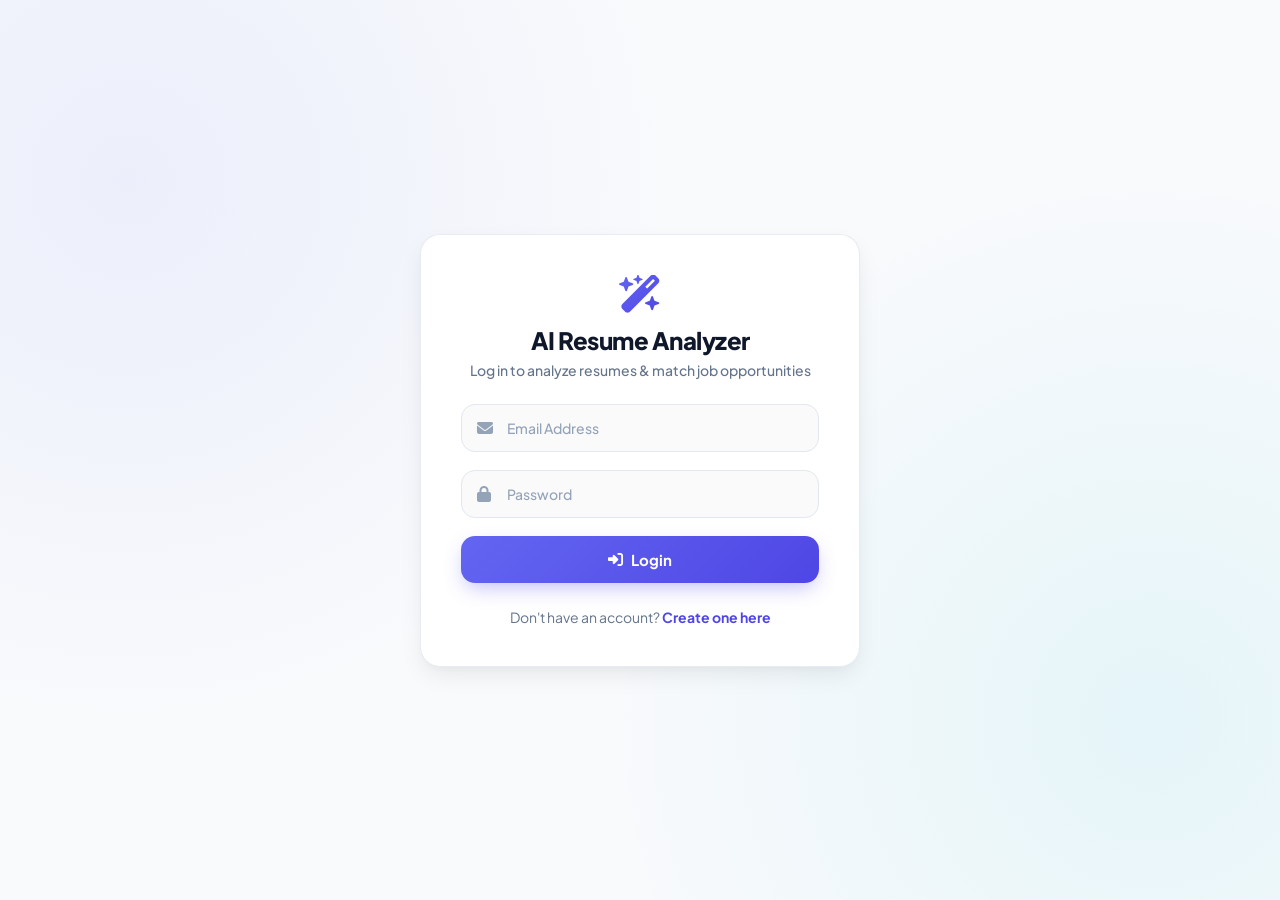
<file: frontend/index.html>
<!DOCTYPE html>
<html lang="en">

<head>
    <meta charset="UTF-8">
    <meta name="viewport" content="width=device-width, initial-scale=1.0">
    <title>AI Resume Analyzer - Login</title>
    <!-- Font Awesome Icons -->
    <link rel="stylesheet" href="https://cdnjs.cloudflare.com/ajax/libs/font-awesome/6.4.0/css/all.min.css">
    <link rel="stylesheet" href="css/style.css">
</head>

<body class="auth-body">

    <div class="container">
        <div class="card">
            <div class="card-brand">
                <i class="fa-solid fa-wand-magic-sparkles"></i>
                <h1>AI Resume Analyzer</h1>
                <p class="subtitle">Log in to analyze resumes & match job opportunities</p>
            </div>

            <form id="loginForm">
                <div class="input-group">
                    <i class="fa-solid fa-envelope"></i>
                    <input type="email" id="email" placeholder="Email Address" required>
                </div>

                <div class="input-group">
                    <i class="fa-solid fa-lock"></i>
                    <input type="password" id="password" placeholder="Password" required>
                </div>

                <button type="submit">
                    <i class="fa-solid fa-right-to-bracket"></i> Login
                </button>
            </form>

            <p id="message"></p>

            <div class="bottom-text">
                Don't have an account? <a href="register.html">Create one here</a>
            </div>
        </div>
    </div>

    <script src="js/auth.js"></script>

</body>

</html>
</file>
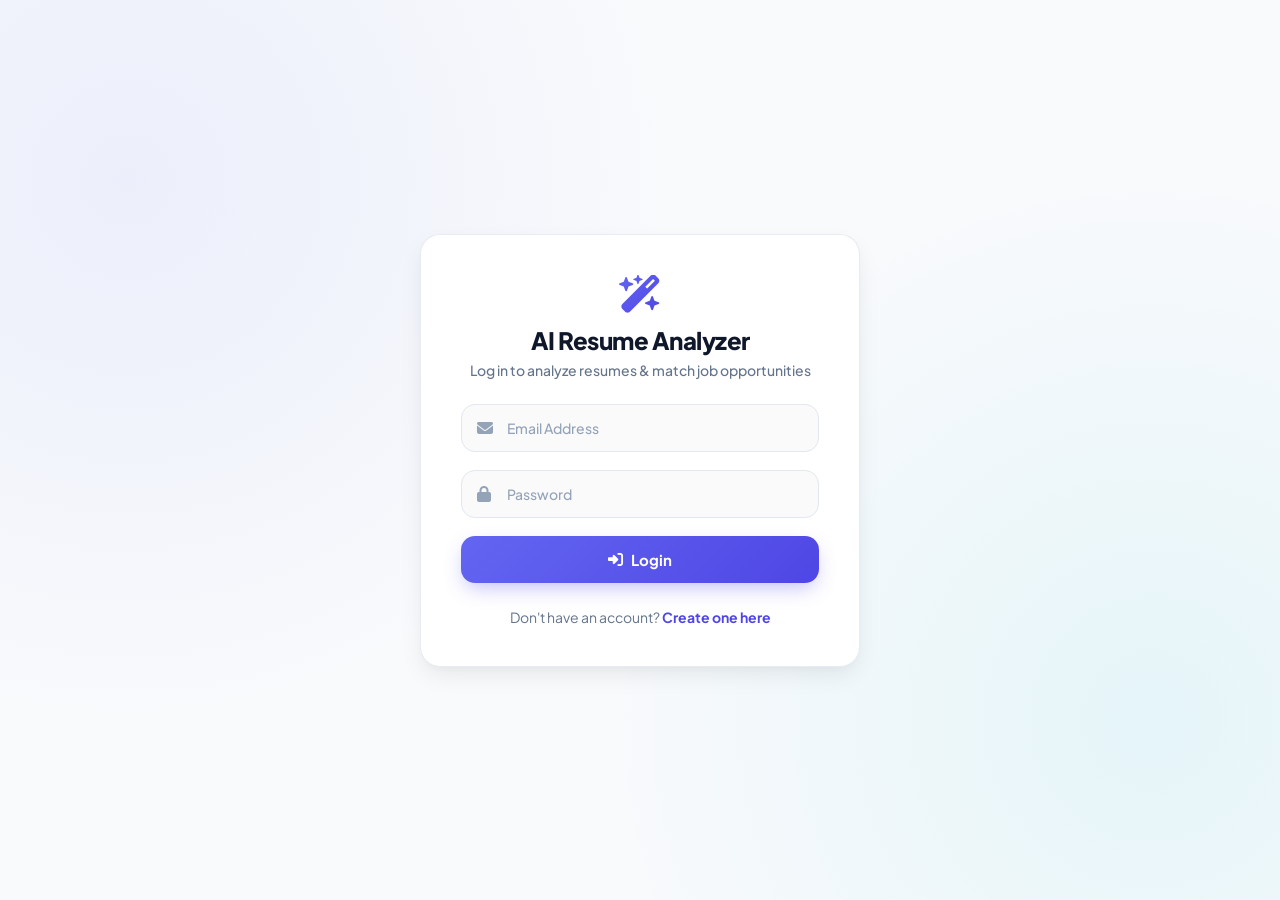
<file: frontend/jobs.html>
<!DOCTYPE html>
<html lang="en">

<head>
    <meta charset="UTF-8">
    <meta name="viewport" content="width=device-width, initial-scale=1.0">
    <title>Jobs - AI Resume Analyzer</title>
    <!-- Font Awesome Icons -->
    <link rel="stylesheet" href="https://cdnjs.cloudflare.com/ajax/libs/font-awesome/6.4.0/css/all.min.css">
    <link rel="stylesheet" href="css/style.css">
</head>

<body>

    <div class="dashboard">

        <div class="sidebar">
            <div class="sidebar-header">
                <i class="fa-solid fa-wand-magic-sparkles"></i>
                <h2>AI Resume Analyzer</h2>
            </div>

            <ul class="sidebar-nav">
                <li>
                    <a href="dashboard.html">
                        <i class="fa-solid fa-chart-pie"></i> Dashboard
                    </a>
                </li>
                <li>
                    <a href="upload.html">
                        <i class="fa-solid fa-file-arrow-up"></i> Upload Resume
                    </a>
                </li>
                <li>
                    <a href="analysis.html">
                        <i class="fa-solid fa-brain"></i> Resume Analysis
                    </a>
                </li>
                <li class="active">
                    <a href="jobs.html" class="active">
                        <i class="fa-solid fa-briefcase"></i> Jobs
                    </a>
                </li>
                <li>
                    <a href="matching.html">
                        <i class="fa-solid fa-bullseye"></i> Job Matching
                    </a>
                </li>
            </ul>

            <div class="sidebar-footer">
                <button id="logoutBtn">
                    <i class="fa-solid fa-right-from-bracket"></i> Logout
                </button>
            </div>
        </div>

        <div class="content">
            <div class="content-header">
                <h1>Browse Jobs <i class="fa-solid fa-briefcase" style="color: #db2777;"></i></h1>
                <p>Explore job positions or publish new opportunities</p>
            </div>

            <div class="card-box" style="margin-bottom: 30px;">
                <h3 style="margin-bottom: 18px; font-size: 18px; color: var(--text-dark); display: flex; align-items: center; gap: 8px;">
                    <i class="fa-solid fa-circle-plus" style="color: var(--primary);"></i> Post New Job Opening
                </h3>
                <form id="createJobForm">
                    <div class="form-grid">
                        <div class="input-group">
                            <i class="fa-solid fa-user-doctor"></i>
                            <input type="text" id="jobTitle" placeholder="Job Title (e.g. Python Developer)" required>
                        </div>
                        <div class="input-group">
                            <i class="fa-solid fa-building"></i>
                            <input type="text" id="company" placeholder="Company Name (e.g. Google)" required>
                        </div>
                    </div>
                    <div class="form-grid">
                        <div class="input-group">
                            <i class="fa-solid fa-location-dot"></i>
                            <input type="text" id="location" placeholder="Location (e.g. Remote / Cairo)" required>
                        </div>
                        <div class="input-group">
                            <i class="fa-solid fa-layer-group"></i>
                            <select id="experienceLevel" class="no-icon" required>
                                <option value="Junior">Experience Level: Junior</option>
                                <option value="Mid-Level">Experience Level: Mid-Level</option>
                                <option value="Senior">Experience Level: Senior</option>
                            </select>
                        </div>
                    </div>
                    <div class="input-group">
                        <i class="fa-solid fa-list-check"></i>
                        <input type="text" id="requiredSkills" placeholder="Required Skills (comma separated, e.g. Python, FastAPI, SQL)" required>
                    </div>
                    <textarea id="description" placeholder="Detailed Job Description & Requirements" rows="3" style="width:100%; margin-bottom:18px;" required class="no-icon"></textarea>
                    <button type="submit" id="createJobBtn" style="width: auto; padding: 12px 30px;">
                        <i class="fa-solid fa-paper-plane"></i> Publish Job Listing
                    </button>
                </form>
                <p id="jobFormMessage" style="margin-top: 15px; font-weight: 600;"></p>
            </div>

            <div class="card-box" style="margin-bottom: 30px;">
                <h3 style="margin-bottom: 14px; font-size: 18px; color: var(--text-dark); display: flex; align-items: center; gap: 8px;">
                    <i class="fa-solid fa-magnifying-glass" style="color: var(--primary);"></i> Search & Filter Jobs (Multi-Criteria)
                </h3>
                <div style="display: grid; grid-template-columns: 2fr 1fr 1fr auto; gap: 12px; align-items: center;">
                    <div class="input-group" style="margin-bottom: 0;">
                        <i class="fa-solid fa-magnifying-glass"></i>
                        <input type="text" id="searchQuery" placeholder="Search by title, skills, keywords...">
                    </div>
                    <div class="input-group" style="margin-bottom: 0;">
                        <i class="fa-solid fa-location-dot"></i>
                        <input type="text" id="searchLocation" placeholder="Location...">
                    </div>
                    <div class="input-group" style="margin-bottom: 0;">
                        <i class="fa-solid fa-layer-group"></i>
                        <select id="searchLevel" class="no-icon">
                            <option value="">All Experience Levels</option>
                            <option value="Junior">Junior</option>
                            <option value="Mid-Level">Mid-Level</option>
                            <option value="Senior">Senior</option>
                        </select>
                    </div>
                    <button id="searchBtn" type="button" class="btn-primary" style="width: auto; padding: 12px 24px; white-space: nowrap;">
                        <i class="fa-solid fa-filter"></i> Filter
                    </button>
                </div>
            </div>

            <h2 style="font-size: 20px; font-weight: 800; color: var(--text-dark); margin-bottom: 18px;">Available Job Positions</h2>
            <div id="jobsList">
                <p style="color: var(--text-muted); font-weight: 500;">Loading jobs...</p>
            </div>
        </div>

    </div>

    <script src="js/jobs.js"></script>

</body>

</html>
</file>
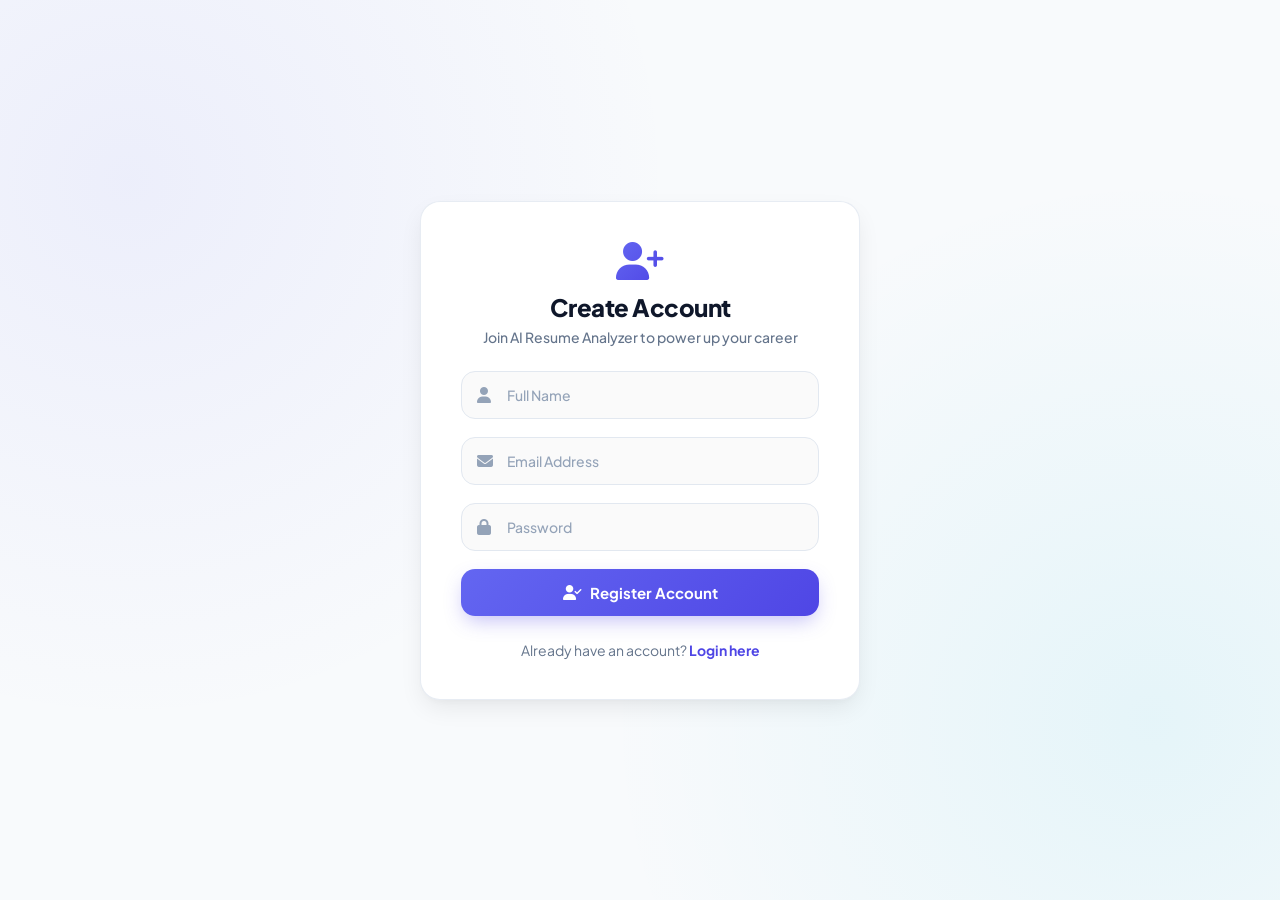
<file: frontend/register.html>
<!DOCTYPE html>
<html lang="en">

<head>
    <meta charset="UTF-8">
    <meta name="viewport" content="width=device-width, initial-scale=1.0">
    <title>AI Resume Analyzer - Register</title>
    <!-- Font Awesome Icons -->
    <link rel="stylesheet" href="https://cdnjs.cloudflare.com/ajax/libs/font-awesome/6.4.0/css/all.min.css">
    <link rel="stylesheet" href="css/style.css">
</head>

<body class="auth-body">

    <div class="container">
        <div class="card">
            <div class="card-brand">
                <i class="fa-solid fa-user-plus"></i>
                <h1>Create Account</h1>
                <p class="subtitle">Join AI Resume Analyzer to power up your career</p>
            </div>

            <form id="registerForm">
                <div class="input-group">
                    <i class="fa-solid fa-user"></i>
                    <input type="text" id="name" placeholder="Full Name" required>
                </div>

                <div class="input-group">
                    <i class="fa-solid fa-envelope"></i>
                    <input type="email" id="email" placeholder="Email Address" required>
                </div>

                <div class="input-group">
                    <i class="fa-solid fa-lock"></i>
                    <input type="password" id="password" placeholder="Password" required>
                </div>

                <button type="submit">
                    <i class="fa-solid fa-user-check"></i> Register Account
                </button>
            </form>

            <p id="message"></p>

            <div class="bottom-text">
                Already have an account? <a href="index.html">Login here</a>
            </div>
        </div>
    </div>

    <script src="js/register.js"></script>

</body>

</html>
</file>
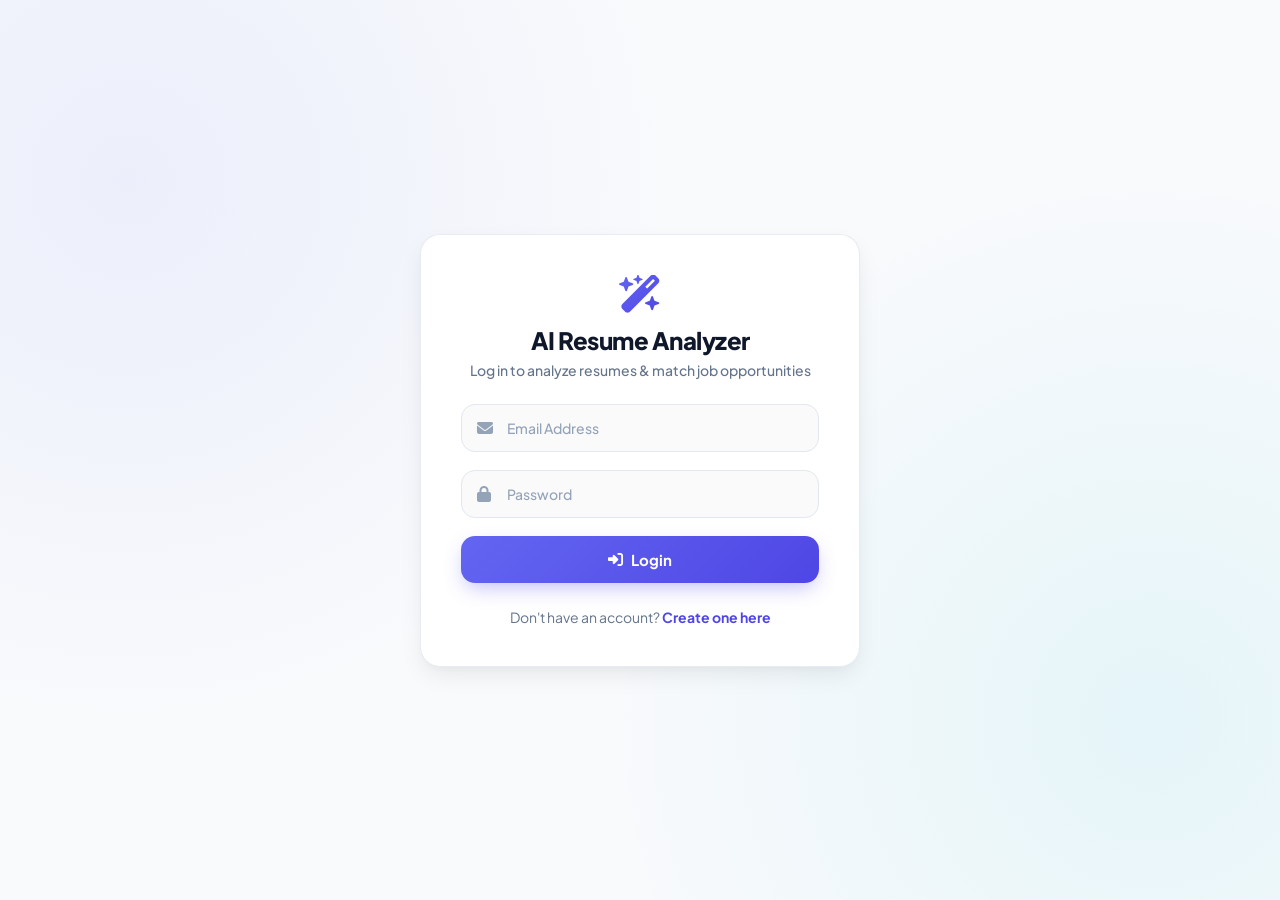
<file: frontend/upload.html>
<!DOCTYPE html>
<html lang="en">

<head>
    <meta charset="UTF-8">
    <meta name="viewport" content="width=device-width, initial-scale=1.0">
    <title>Upload Resume - AI Resume Analyzer</title>
    <!-- Font Awesome Icons -->
    <link rel="stylesheet" href="https://cdnjs.cloudflare.com/ajax/libs/font-awesome/6.4.0/css/all.min.css">
    <link rel="stylesheet" href="css/style.css">
</head>

<body>

    <div class="dashboard">

        <div class="sidebar">
            <div class="sidebar-header">
                <i class="fa-solid fa-wand-magic-sparkles"></i>
                <h2>AI Resume Analyzer</h2>
            </div>

            <ul class="sidebar-nav">
                <li>
                    <a href="dashboard.html">
                        <i class="fa-solid fa-chart-pie"></i> Dashboard
                    </a>
                </li>
                <li class="active">
                    <a href="upload.html" class="active">
                        <i class="fa-solid fa-file-arrow-up"></i> Upload Resume
                    </a>
                </li>
                <li>
                    <a href="analysis.html">
                        <i class="fa-solid fa-brain"></i> Resume Analysis
                    </a>
                </li>
                <li>
                    <a href="jobs.html">
                        <i class="fa-solid fa-briefcase"></i> Jobs
                    </a>
                </li>
                <li>
                    <a href="matching.html">
                        <i class="fa-solid fa-bullseye"></i> Job Matching
                    </a>
                </li>
            </ul>

            <div class="sidebar-footer">
                <button id="logoutBtn">
                    <i class="fa-solid fa-right-from-bracket"></i> Logout
                </button>
            </div>
        </div>

        <div class="content">
            <div class="content-header">
                <h1>Upload Resume <i class="fa-solid fa-file-pdf" style="color: #ef4444;"></i></h1>
                <p>Upload your PDF resume to extract text and generate an AI skill analysis</p>
            </div>

            <div class="card-box" style="max-width: 620px;">
                <form id="uploadForm">
                    <label style="display:block; margin-bottom:12px; font-weight:700; color:var(--text-dark);">Select Resume File (PDF only):</label>
                    
                    <div style="border: 2px dashed #cbd5e1; padding: 30px; border-radius: 12px; text-align: center; background: #fafafa; margin-bottom: 24px; transition: var(--transition);">
                        <i class="fa-solid fa-cloud-arrow-up" style="font-size: 42px; color: var(--primary); margin-bottom: 12px;"></i>
                        <p style="color: var(--text-muted); font-size: 14px; margin-bottom: 15px;">Drag & drop your PDF file here or browse</p>
                        <input type="file" id="resume" accept=".pdf" required class="no-icon" style="max-width: 320px; background: white;">
                    </div>

                    <button type="submit" id="submitBtn">
                        <i class="fa-solid fa-wand-magic-sparkles"></i> Upload & Analyze Resume
                    </button>
                </form>

                <p id="message" style="margin-top:20px; font-size: 15px; font-weight: 600; text-align: center;"></p>
            </div>
        </div>

    </div>

    <script src="js/upload.js"></script>

</body>

</html>
</file>
<file: frontend/css/style.css>
@import url('https://fonts.googleapis.com/css2?family=Plus+Jakarta+Sans:wght@400;500;600;700;800&display=swap');

:root {
    --primary: #4f46e5;
    --primary-hover: #4338ca;
    --primary-light: #eeeffe;
    --primary-gradient: linear-gradient(135deg, #6366f1 0%, #4f46e5 100%);
    --accent: #06b6d4;
    --accent-light: #e0f2fe;
    
    --bg-main: #f8fafc;
    --bg-card: #ffffff;
    --sidebar-bg: #0f172a;
    --sidebar-hover: #1e293b;
    --sidebar-active: #334155;

    --text-dark: #0f172a;
    --text-muted: #64748b;
    --text-light: #94a3b8;
    --text-white: #ffffff;

    --border-color: #e2e8f0;
    --radius-sm: 8px;
    --radius-md: 14px;
    --radius-lg: 20px;
    --radius-full: 9999px;

    --shadow-sm: 0 1px 3px rgba(0,0,0,0.05);
    --shadow-md: 0 4px 15px -1px rgba(0, 0, 0, 0.06), 0 2px 6px -1px rgba(0, 0, 0, 0.04);
    --shadow-lg: 0 10px 25px -3px rgba(0, 0, 0, 0.08), 0 4px 10px -2px rgba(0, 0, 0, 0.03);
    --shadow-primary: 0 8px 20px -4px rgba(79, 70, 229, 0.35);

    --transition: all 0.25s cubic-bezier(0.4, 0, 0.2, 1);
}

* {
    margin: 0;
    padding: 0;
    box-sizing: border-box;
    font-family: 'Plus Jakarta Sans', -apple-system, BlinkMacSystemFont, 'Segoe UI', Roboto, sans-serif;
}

body {
    background: var(--bg-main);
    color: var(--text-dark);
    min-height: 100vh;
    display: flex;
    flex-direction: column;
}

/* ==========================================================================
   AUTHENTICATION & LANDING LAYOUT (Index / Register)
   ========================================================================== */

.auth-body {
    display: flex;
    justify-content: center;
    align-items: center;
    background: radial-gradient(circle at 10% 20%, rgba(99, 102, 241, 0.08) 0%, transparent 40%),
                radial-gradient(circle at 90% 80%, rgba(6, 182, 212, 0.08) 0%, transparent 40%),
                var(--bg-main);
    padding: 20px;
}

.container {
    width: 100%;
    max-width: 440px;
    margin: auto;
}

.card {
    background: var(--bg-card);
    padding: 40px;
    border-radius: var(--radius-lg);
    box-shadow: var(--shadow-lg);
    border: 1px solid rgba(226, 232, 240, 0.8);
    backdrop-filter: blur(10px);
}

.card-brand {
    text-align: center;
    margin-bottom: 25px;
}

.card-brand i {
    font-size: 38px;
    background: var(--primary-gradient);
    background-clip: text;
    -webkit-background-clip: text;
    -webkit-text-fill-color: transparent;
    margin-bottom: 12px;
}

h1 {
    font-size: 24px;
    font-weight: 800;
    color: var(--text-dark);
    letter-spacing: -0.5px;
    margin-bottom: 6px;
    text-align: center;
}

.subtitle {
    text-align: center;
    color: var(--text-muted);
    font-size: 14px;
    font-weight: 500;
    margin-bottom: 25px;
}

/* Form Controls */
.input-group {
    position: relative;
    margin-bottom: 18px;
}

.input-group i {
    position: absolute;
    left: 16px;
    top: 50%;
    transform: translateY(-50%);
    color: var(--text-light);
    font-size: 16px;
    transition: var(--transition);
}

input, select, textarea {
    width: 100%;
    padding: 14px 16px;
    padding-left: 45px;
    border-radius: var(--radius-md);
    border: 1px solid var(--border-color);
    background: #fafafa;
    font-size: 14px;
    font-weight: 500;
    color: var(--text-dark);
    transition: var(--transition);
}

input:focus, select:focus, textarea:focus {
    outline: none;
    border-color: var(--primary);
    background: #ffffff;
    box-shadow: 0 0 0 4px rgba(79, 70, 229, 0.12);
}

input::placeholder, textarea::placeholder {
    color: var(--text-light);
}

/* Standalone inputs without icon */
input.no-icon, select.no-icon, textarea {
    padding-left: 16px;
}

button[type="submit"], button.btn-primary {
    width: 100%;
    padding: 14px 24px;
    border: none;
    border-radius: var(--radius-md);
    background: var(--primary-gradient);
    color: white;
    font-size: 15px;
    font-weight: 700;
    cursor: pointer;
    box-shadow: var(--shadow-primary);
    transition: var(--transition);
    display: inline-flex;
    align-items: center;
    justify-content: center;
    gap: 8px;
}

button[type="submit"]:hover, button.btn-primary:hover {
    transform: translateY(-2px);
    box-shadow: 0 12px 25px -4px rgba(79, 70, 229, 0.45);
}

button:disabled {
    opacity: 0.7;
    cursor: not-allowed;
    transform: none !important;
}

#message {
    margin-top: 15px;
    font-size: 14px;
    font-weight: 600;
    text-align: center;
}

.bottom-text {
    margin-top: 25px;
    text-align: center;
    font-size: 14px;
    color: var(--text-muted);
}

.bottom-text a {
    color: var(--primary);
    font-weight: 700;
    text-decoration: none;
    transition: var(--transition);
}

.bottom-text a:hover {
    color: var(--primary-hover);
    text-decoration: underline;
}

/* ==========================================================================
   MAIN DASHBOARD APP LAYOUT
   ========================================================================== */

.dashboard {
    display: flex;
    min-height: 100vh;
    width: 100%;
}

/* Sidebar */
.sidebar {
    width: 280px;
    background: var(--sidebar-bg);
    color: white;
    padding: 32px 24px;
    display: flex;
    flex-direction: column;
    box-shadow: 4px 0 25px rgba(0, 0, 0, 0.05);
    z-index: 10;
}

.sidebar-header {
    display: flex;
    align-items: center;
    gap: 12px;
    margin-bottom: 40px;
}

.sidebar-header i {
    font-size: 26px;
    color: #818cf8;
}

.sidebar-header h2 {
    font-size: 18px;
    font-weight: 800;
    color: white;
    letter-spacing: -0.3px;
}

.sidebar-nav {
    list-style: none;
    display: flex;
    flex-direction: column;
    gap: 8px;
    flex: 1;
}

.sidebar-nav li a {
    display: flex;
    align-items: center;
    gap: 14px;
    padding: 12px 18px;
    color: #94a3b8;
    text-decoration: none;
    border-radius: var(--radius-md);
    font-weight: 600;
    font-size: 14px;
    transition: var(--transition);
}

.sidebar-nav li a i {
    font-size: 17px;
    width: 20px;
    text-align: center;
}

.sidebar-nav li a:hover {
    color: white;
    background: var(--sidebar-hover);
}

.sidebar-nav li.active a, .sidebar-nav li a.active {
    color: white;
    background: var(--primary-gradient);
    box-shadow: var(--shadow-primary);
}

.sidebar-footer {
    margin-top: auto;
    padding-top: 20px;
    border-top: 1px solid rgba(255, 255, 255, 0.08);
}

.sidebar-footer button {
    width: 100%;
    padding: 12px 18px;
    background: rgba(239, 68, 68, 0.1);
    color: #f87171;
    border: 1px solid rgba(239, 68, 68, 0.2);
    border-radius: var(--radius-md);
    font-weight: 600;
    font-size: 14px;
    cursor: pointer;
    display: flex;
    align-items: center;
    justify-content: center;
    gap: 10px;
    transition: var(--transition);
}

.sidebar-footer button:hover {
    background: #ef4444;
    color: white;
    box-shadow: 0 4px 12px rgba(239, 68, 68, 0.3);
}

/* Content Area */
.content {
    flex: 1;
    padding: 40px 50px;
    background: var(--bg-main);
    overflow-y: auto;
}

.content-header {
    margin-bottom: 30px;
}

.content-header h1 {
    font-size: 28px;
    text-align: left;
    margin-bottom: 6px;
}

.content-header p {
    color: var(--text-muted);
    font-size: 15px;
    font-weight: 500;
}

/* Grid Cards */
.cards {
    display: grid;
    grid-template-columns: repeat(auto-fit, minmax(240px, 1fr));
    gap: 24px;
    margin-top: 25px;
}

.card-box {
    background: var(--bg-card);
    border-radius: var(--radius-lg);
    padding: 28px;
    box-shadow: var(--shadow-md);
    border: 1px solid var(--border-color);
    transition: var(--transition);
    position: relative;
    overflow: hidden;
}

.card-box:hover {
    transform: translateY(-4px);
    box-shadow: var(--shadow-lg);
    border-color: rgba(99, 102, 241, 0.3);
}

.card-box-icon {
    width: 52px;
    height: 52px;
    border-radius: var(--radius-md);
    background: var(--primary-light);
    color: var(--primary);
    display: flex;
    align-items: center;
    justify-content: center;
    font-size: 22px;
    margin-bottom: 20px;
    transition: var(--transition);
}

.card-box:hover .card-box-icon {
    background: var(--primary-gradient);
    color: white;
    box-shadow: var(--shadow-primary);
}

.card-box h3 {
    font-size: 18px;
    font-weight: 700;
    color: var(--text-dark);
    margin-bottom: 8px;
}

.card-box p {
    color: var(--text-muted);
    font-size: 14px;
    line-height: 1.5;
}

/* ==========================================================================
   ANALYSIS & MATCHING SPECIAL STYLES
   ========================================================================== */

.badge {
    display: inline-flex;
    align-items: center;
    gap: 6px;
    background: #eef2ff;
    color: #4338ca;
    padding: 6px 14px;
    border-radius: var(--radius-full);
    font-size: 13px;
    font-weight: 600;
    margin: 4px;
    border: 1px solid #c7d2fe;
}

.analysis-section {
    margin-bottom: 30px;
}

.analysis-section h3 {
    font-size: 16px;
    font-weight: 700;
    color: var(--primary);
    margin-bottom: 12px;
    display: flex;
    align-items: center;
    gap: 8px;
}

.analysis-box {
    background: #ffffff;
    border-left: 4px solid var(--primary);
    padding: 18px 22px;
    border-radius: 0 var(--radius-md) var(--radius-md) 0;
    line-height: 1.7;
    color: #334155;
    font-size: 14px;
    box-shadow: var(--shadow-sm);
    border-top: 1px solid var(--border-color);
    border-right: 1px solid var(--border-color);
    border-bottom: 1px solid var(--border-color);
}

.list-box {
    background: #ffffff;
    padding: 20px;
    border-radius: var(--radius-md);
    border: 1px solid var(--border-color);
    box-shadow: var(--shadow-sm);
}

/* ATS Match Gauge Box */
.score-box {
    text-align: center;
    padding: 30px;
    background: linear-gradient(135deg, #eef2ff 0%, #e0e7ff 100%);
    border-radius: var(--radius-lg);
    margin: 25px 0;
    border: 1px solid #c7d2fe;
}

.score-number {
    font-size: 54px;
    font-weight: 800;
    background: var(--primary-gradient);
    background-clip: text;
    -webkit-background-clip: text;
    -webkit-text-fill-color: transparent;
    margin-top: 6px;
}

.match-badge {
    display: inline-flex;
    align-items: center;
    gap: 6px;
    padding: 6px 14px;
    border-radius: var(--radius-full);
    font-weight: 600;
    font-size: 13px;
}

.match-badge.matched {
    background: #dcfce7;
    color: #15803d;
    border: 1px solid #bbf7d0;
}

.match-badge.missing {
    background: #fee2e2;
    color: #b91c1c;
    border: 1px solid #fecaca;
}

/* Job Cards */
.job-card {
    background: white;
    border-radius: var(--radius-md);
    padding: 24px;
    margin-bottom: 20px;
    box-shadow: var(--shadow-sm);
    border: 1px solid var(--border-color);
    border-left: 4px solid var(--primary);
    transition: var(--transition);
}

.job-card:hover {
    box-shadow: var(--shadow-md);
    transform: translateY(-2px);
}

.job-card h3 {
    color: var(--text-dark);
    font-size: 18px;
    font-weight: 700;
    margin-bottom: 6px;
}

.job-card .company {
    color: var(--primary);
    font-weight: 600;
    font-size: 14px;
    margin-bottom: 12px;
    display: flex;
    align-items: center;
    gap: 8px;
}

/* Badges */
.badge {
    display: inline-block;
    padding: 6px 14px;
    margin: 4px;
    border-radius: 20px;
    font-size: 13px;
    font-weight: 600;
    background: #eeeffe;
    color: #4f46e5;
    border: 1px solid rgba(79, 70, 229, 0.2);
}

.badge-tech {
    background: #eef2ff;
    color: #4338ca;
    border: 1px solid #c7d2fe;
}

.badge-soft {
    background: #ecfdf5;
    color: #047857;
    border: 1px solid #a7f3d0;
}

/* Responsive Breakpoints */
@media (max-width: 900px) {
    .dashboard {
        flex-direction: column;
    }
    .sidebar {
        width: 100%;
        padding: 20px;
    }
    .content {
        padding: 25px;
    }
    .cards {
        grid-template-columns: 1fr;
    }
}
</file>
